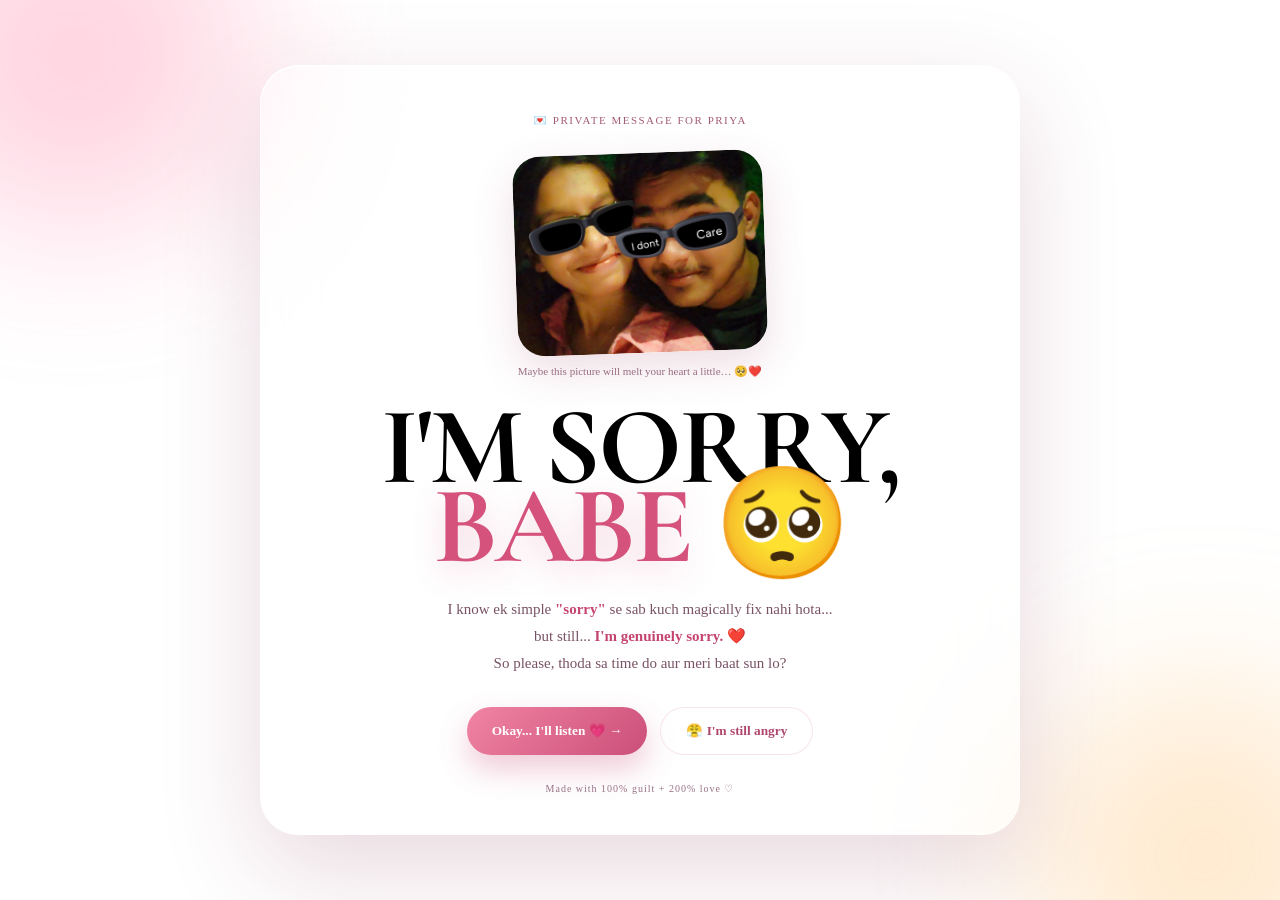
<file: index.html>
<!DOCTYPE html>
<html lang="en">
<head>
<meta charset="UTF-8">
<meta name="viewport" content="width=device-width, initial-scale=1.0">

<title>Priya... I'm Sorry 🥺❤️</title>

<link rel="preconnect" href="https://fonts.googleapis.com">
<link rel="preconnect" href="https://fonts.gstatic.com" crossorigin>
<link href="https://fonts.googleapis.com/css2?family=Cormorant+Garamond:wght@500;600;700&family=Poppins:wght@300;400;500;600;700&display=swap" rel="stylesheet">

<style>

*{
    margin:0;
    padding:0;
    box-sizing:border-box;
}

body{
    body{
    min-height:100vh;
    overflow-y:auto;
    overflow-x:hidden;
    font-family:'Poppins',sans-serif;

    background:
    radial-gradient(circle at 10% 20%,#ffc4d6 0%,transparent 30%),
    radial-gradient(circle at 90% 80%,#ffd9b8 0%,transparent 30%),
    linear-gradient(135deg,#fff1f6,#ffe5ee,#fff4e7);

    color:#542c3c;
}

/* Background glow */

.glow{
    position:fixed;
    width:350px;
    height:350px;
    border-radius:50%;
    filter:blur(80px);
    opacity:.35;
    pointer-events:none;
}

.glow1{
    background:#ff86aa;
    top:-120px;
    left:-100px;
}

.glow2{
    background:#ffc477;
    bottom:-130px;
    right:-100px;
}

/* floating emojis */

#floating{
    position:fixed;
    inset:0;
    overflow:hidden;
    pointer-events:none;
}

.float{
    position:absolute;
    bottom:-50px;
    animation:floatUp linear forwards;
    opacity:.7;
}

@keyframes floatUp{

    0%{
        transform:translateY(0) rotate(0deg);
        opacity:0;
    }

    15%{
        opacity:.8;
    }

    100%{
        transform:translateY(-110vh) rotate(30deg);
        opacity:0;
    }
}

/* main */

.container{
    min-height:100vh;
    display:flex;
    justify-content:center;
    align-items:center;
    padding:30px 20px;
}

.card{

    width:min(760px,94vw);

    padding:40px 35px;

    border-radius:38px;

    background:rgba(255,255,255,.35);

    border:1px solid rgba(255,255,255,.75);

    backdrop-filter:blur(25px);

    box-shadow:
    0 35px 100px rgba(130,45,80,.18),
    inset 0 1px 0 white;

    text-align:center;

    position:relative;

    animation:appear 1s ease;
}

@keyframes appear{

    from{
        opacity:0;
        transform:translateY(40px) scale(.94);
    }

    to{
        opacity:1;
        transform:translateY(0) scale(1);
    }
}

/* badge */

.badge{

    display:inline-flex;
    align-items:center;
    gap:8px;

    padding:8px 15px;

    border-radius:50px;

    background:rgba(255,255,255,.55);

    font-size:11px;

    letter-spacing:1.5px;

    color:#a45b76;

    margin-bottom:18px;
}

/* GIF */

.gifBox{

    width: 250px;
    height:200px;

    margin:auto;

    border-radius:28px;

    overflow:hidden;

    background:white;

    box-shadow:
    0 15px 40px rgba(160,70,100,.18);

    transform:rotate(-2deg);

    transition:.4s;
}
.gifBox img{

    width:100%;
    height:100%;

    display:block;

    object-fit:cover;

    object-position:center;

}

.gifBox:hover{

    transform:
    rotate(2deg)
    scale(1.06);

}

.gifBox iframe{

    width:100%;
    height:100%;
    border:0;
}

/* heading */

h1{

    font-family:'Cormorant Garamond',serif;

    font-size:clamp(65px,11vw,110px);

    line-height:.72;

    margin:30px 0;

    letter-spacing:-3px;

}

h1 span{

    color:#d4527b;

    text-shadow:
    0 10px 30px rgba(212,82,123,.25);

}

/* subtitle */

.subtitle{

    font-size:15px;

    line-height:1.8;

    color:#795265;

    max-width:530px;

    margin:auto;

}

.subtitle strong{
    color:#c54470;
}

/* buttons */

.buttons{

    margin-top:30px;

    display:flex;

    justify-content:center;

    gap:13px;

    flex-wrap:wrap;

}

.btn{

    border:none;

    cursor:pointer;

    padding:15px 25px;

    border-radius:50px;

    font-family:inherit;

    font-weight:600;

    transition:.3s;

}

.primary{

    color:white;

    background:
    linear-gradient(135deg,#f184a4,#cb4f79);

    box-shadow:
    0 14px 30px rgba(203,79,121,.3);

}

.primary:hover{

    transform:translateY(-4px) scale(1.03);

    box-shadow:
    0 18px 40px rgba(203,79,121,.4);

}

.fun{

    color:#b0476d;

    background:rgba(255,255,255,.65);

    border:1px solid rgba(203,79,121,.15);

}

.fun:hover{

    transform:translateY(-3px);

}

/* secret message */

.secret{

    max-height:0;

    overflow:hidden;

    transition:.6s;

    color:#9d4264;

    font-size:14px;

}

.secret.show{

    max-height:100px;

    margin-top:20px;

}

/* bottom */

.bottom{

    margin-top:28px;

    font-size:10px;

    letter-spacing:1px;

    color:#987184;

}

/* modal */

.modal{

    position:fixed;

    inset:0;

    display:none;

    align-items:center;

    justify-content:center;

    background:rgba(70,20,40,.25);

    backdrop-filter:blur(10px);

    z-index:20;

}

.modal.active{

    display:flex;

}

.modalCard{

    width:min(430px,90vw);

    background:rgba(255,250,250,.85);

    border:1px solid white;

    border-radius:30px;

    padding:35px;

    text-align:center;

    box-shadow:0 30px 80px rgba(70,20,40,.25);

    animation:pop .4s ease;

}

@keyframes pop{

    from{
        transform:scale(.7);
        opacity:0;
    }

    to{
        transform:scale(1);
        opacity:1;
    }

}

.modalEmoji{

    font-size:55px;

    margin-bottom:10px;

}

.modalCard h2{

    font-family:'Cormorant Garamond',serif;

    font-size:45px;

}

.modalCard p{

    color:#755363;

    line-height:1.8;

    margin:15px 0 25px;

}

.close{

    cursor:pointer;

    border:none;

    background:#d65c83;

    color:white;

    padding:12px 25px;

    border-radius:50px;

}

@media (max-width: 768px){

    body{
        overflow-y:auto;
    }

    .container{
        min-height:100svh;
        padding:20px 12px;
    }

    .card{
        width:100%;
        padding:28px 18px;
        border-radius:28px;
    }

    .badge{
        font-size:9px;
        letter-spacing:1.5px;
        padding:7px 12px;
    }

    .gifBox{
        width:145px;
        height:125px;
    }

    h1{
        font-size:clamp(55px, 18vw, 78px);
        line-height:.78;
        letter-spacing:-2px;
        margin:25px 0;
    }

    .subtitle{
        font-size:13px;
        line-height:1.7;
    }

    .buttons{
        flex-direction:column;
        align-items:center;
    }

    .btn{
        width:100%;
        max-width:300px;
        padding:14px 18px;
    }

    .bottom{
        font-size:9px;
    }

}

@media (max-width: 400px){

    .card{
        padding:24px 14px;
    }

    h1{
        font-size:56px;
    }

    .gifBox{
        width:130px;
        height:110px;
    }

}

</style>
</head>


<body>

<div class="glow glow1"></div>
<div class="glow glow2"></div>

<div id="floating"></div>


<div class="container">

<div class="card">

<div class="badge">
💌 PRIVATE MESSAGE FOR PRIYA
</div>


<div class="gifBox">

    <img
        src="img.jpeg"
        alt="Priya ❤️"
    >

</div>


<p style="margin-top:12px;font-size:11px;color:#987184;">
Maybe this picture will melt your heart a little… 🥺❤️

</p>


<h1>
I'M SORRY,<br>
<span>BABE</span> 🥺
</h1>


<p class="subtitle">

I know ek simple <strong>"sorry"</strong> se sab kuch magically fix nahi hota...

<br>

but still...

<strong>I'm genuinely sorry. ❤️</strong>

<br>

So please, thoda sa time do aur meri baat sun lo?

</p>


<div class="buttons">

<button class="btn primary" onclick="nextPage()">

Okay... I'll listen 💗 →

</button>


<button class="btn fun" onclick="secretMessage()">

😤 I'm still angry

</button>

</div>


<div class="secret" id="secret">

Haan haan 😭 gussa kar lo...<br>

but please website band mat karna 🥺❤️

</div>


<div class="bottom">

Made with 100% guilt + 200% love ♡

</div>

</div>

</div>


<!-- MODAL -->

<div class="modal" id="modal">

<div class="modalCard">

<div class="modalEmoji">🥺👉👈</div>

<h2>Wait Priya...</h2>

<p>

Bas ek minute aur 😭

<br>

I promise next page boring nahi hai.

<br><br>

There is something waiting for you ❤️

</p>

<button class="close" onclick="closeModal()">

Okay fine 😭

</button>

</div>

</div>


<script>

/* floating emojis */

const emojis=[
    "❤️","💗","💕","💖",
    "🥺","😭","🌸","✨",
    "💞","🫶","💓"
];

function createFloat(){

    const item=document.createElement("div");

    item.className="float";

    item.innerText=
        emojis[Math.floor(Math.random()*emojis.length)];

    item.style.left=
        Math.random()*100+"%";

    item.style.fontSize=
        12+Math.random()*22+"px";

    item.style.animationDuration=
        6+Math.random()*6+"s";

    document
        .getElementById("floating")
        .appendChild(item);

    setTimeout(()=>{
        item.remove();
    },13000);
}

setInterval(createFloat,500);


/* secret */

function secretMessage(){

    document
        .getElementById("secret")
        .classList.toggle("show");

}

/* next */

function nextPage(){

    window.location.href="index2.html";

}


/* optional cute interaction */

document
    .querySelector(".gifBox")
    .addEventListener("click",()=>{

        document
            .getElementById("modal")
            .classList.add("active");

    });

function closeModal(){

    document
        .getElementById("modal")
        .classList.remove("active");

}

</script>

</body>
</html>
</file>
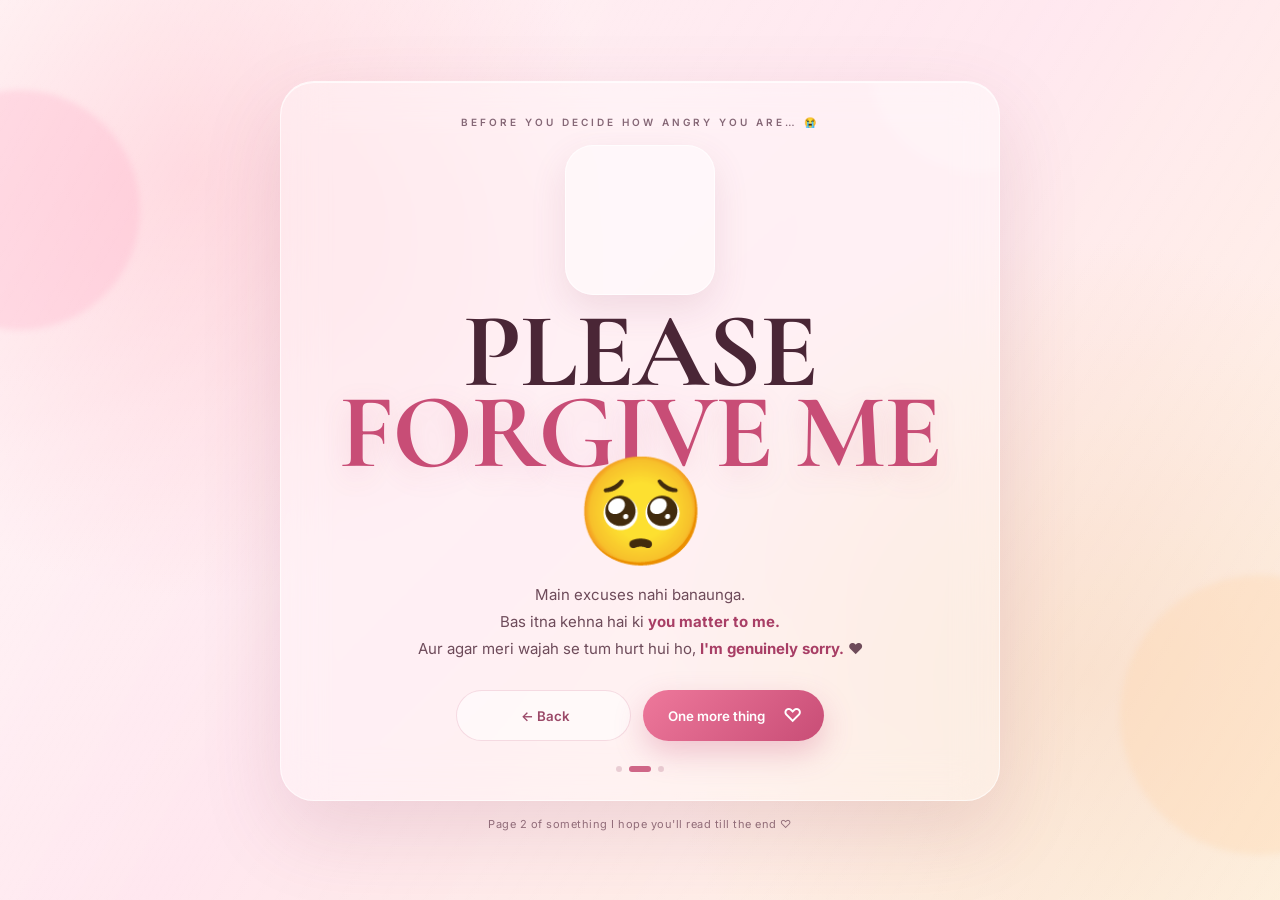
<file: apology.html>
<!DOCTYPE html>
<html lang="en">
<head>
  <meta charset="UTF-8" />
  <meta name="viewport" content="width=device-width, initial-scale=1.0" />
  <title>One More Thing, Priya 💗</title>
  <link rel="preconnect" href="https://fonts.googleapis.com">
  <link rel="preconnect" href="https://fonts.gstatic.com" crossorigin>
  <link href="https://fonts.googleapis.com/css2?family=Cormorant+Garamond:wght@500;600;700&family=Inter:wght@400;500;600&display=swap" rel="stylesheet">
  <link rel="stylesheet" href="style.css" />
</head>
<body>
  <div class="ambient ambient-one"></div>
  <div class="ambient ambient-two"></div>
  <div class="hearts" aria-hidden="true"></div>

  <main class="hero">
    <div class="glass-card reveal second-card">
      <div class="eyebrow">Before you decide how angry you are… 😭</div>

      <div class="gif-frame small-gif">
        <iframe
          src="https://tenor.com/embed/2408905821889030315"
          title="Forgive me GIF"
          frameborder="0"
          allowfullscreen>
        </iframe>
      </div>

      <h1>PLEASE<br><span>FORGIVE ME</span> 🥺</h1>

      <p class="message">
        Main excuses nahi banaunga.<br>
        Bas itna kehna hai ki <strong>you matter to me.</strong><br>
        Aur agar meri wajah se tum hurt hui ho,
        <strong>I'm genuinely sorry.</strong> ❤️
      </p>

      <div class="button-row">
        <button class="next-btn secondary" onclick="window.location.href='index.html'">
          ← Back
        </button>
        <button class="next-btn" id="loveBtn">
          <span>One more thing</span>
          <span class="arrow">♡</span>
        </button>
      </div>

      <div class="progress">
        <span></span>
        <span class="active"></span>
        <span></span>
      </div>
    </div>

    <p class="footer-note">Page 2 of something I hope you'll read till the end ♡</p>
  </main>

  <div class="modal" id="loveModal">
    <div class="modal-card">
      <button class="close" id="closeModal">×</button>
      <div class="modal-heart">♡</div>
      <h2>Priya, I'm sorry.</h2>
      <p>
        No dramatic speech. No excuses.<br>
        Just a simple <strong>sorry</strong> from me to you. 💗
      </p>
      <button class="next-btn" onclick="window.location.href='rating.html'">Plz Ans me ↻</button>
    </div>
  </div>

  <script src="script.js"></script>
</body>
</html>
</file>
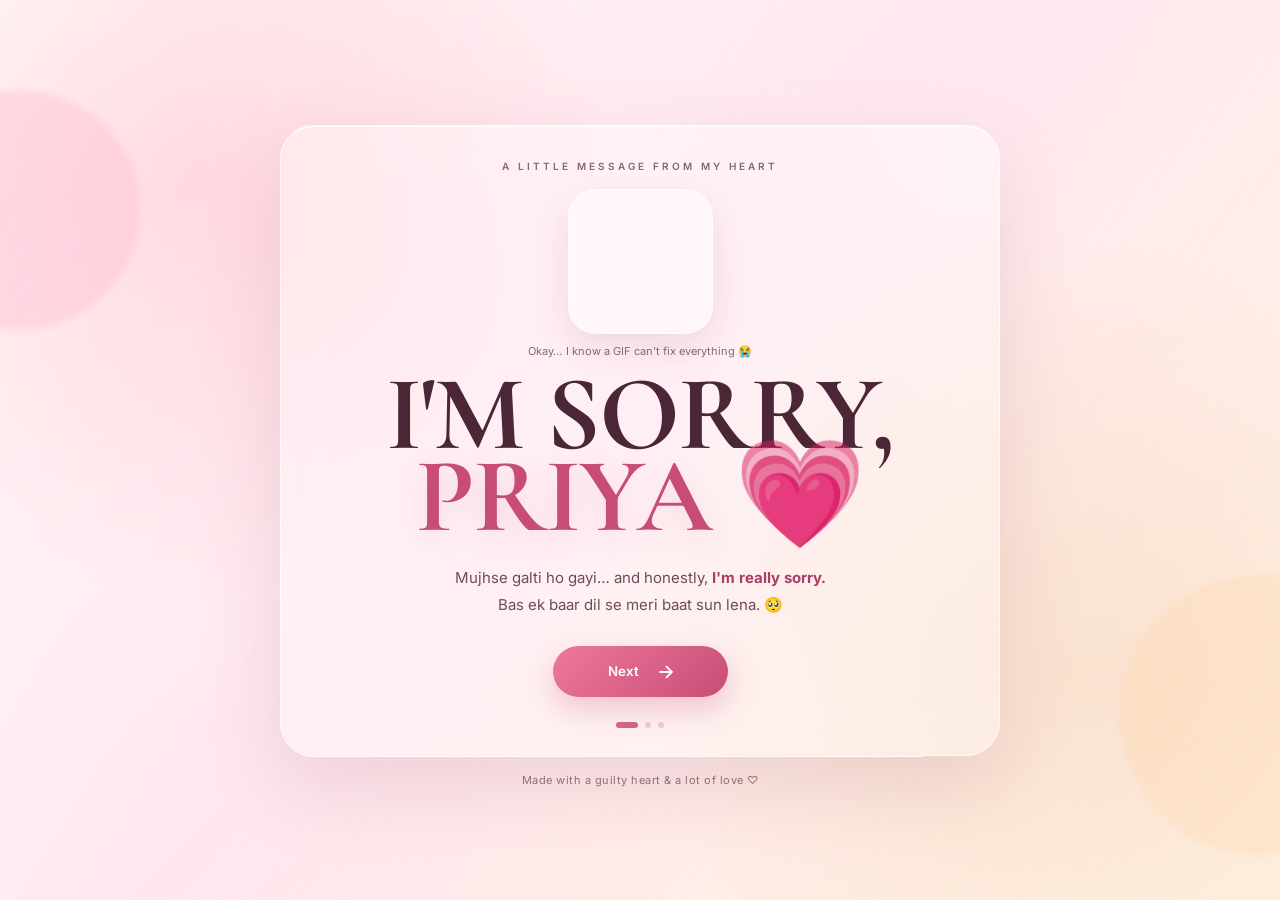
<file: index2.html>
<!DOCTYPE html>
<html lang="en">
<head>
  <meta charset="UTF-8" />
  <meta name="viewport" content="width=device-width, initial-scale=1.0" />
  <title>I'm Sorry, Priya 💗</title>
  <link rel="preconnect" href="https://fonts.googleapis.com">
  <link rel="preconnect" href="https://fonts.gstatic.com" crossorigin>
  <link href="https://fonts.googleapis.com/css2?family=Cormorant+Garamond:wght@500;600;700&family=Inter:wght@400;500;600&display=swap" rel="stylesheet">
  <link rel="stylesheet" href="style.css" />
</head>
<body>
  <div class="ambient ambient-one"></div>
  <div class="ambient ambient-two"></div>

  <div class="hearts" aria-hidden="true"></div>

  <main class="hero">
    <div class="glass-card reveal">
      <div class="eyebrow">A little message from my heart</div>

      <div class="gif-frame">
        <iframe
          src="https://giphy.com/embed/jBpIWRkracpBEbOA0b"
          title="I'm sorry GIF"
          frameborder="0"
          allowfullscreen>
        </iframe>
      </div>

      <p class="tiny-note">Okay… I know a GIF can't fix everything 😭</p>

      <h1>I'M SORRY,<br><span>PRIYA</span> 💗</h1>

      <p class="message">
        Mujhse galti ho gayi… and honestly,
        <strong>I'm really sorry.</strong><br>
        Bas ek baar dil se meri baat sun lena. 🥺
      </p>

      <button class="next-btn" id="nextBtn">
        <span>Next</span>
        <span class="arrow">→</span>
      </button>

      <div class="progress">
        <span class="active"></span>
        <span></span>
        <span></span>
      </div>
    </div>

    <p class="footer-note">Made with a guilty heart & a lot of love ♡</p>
  </main>

  <script src="script.js"></script>
</body>
</html>
</file>
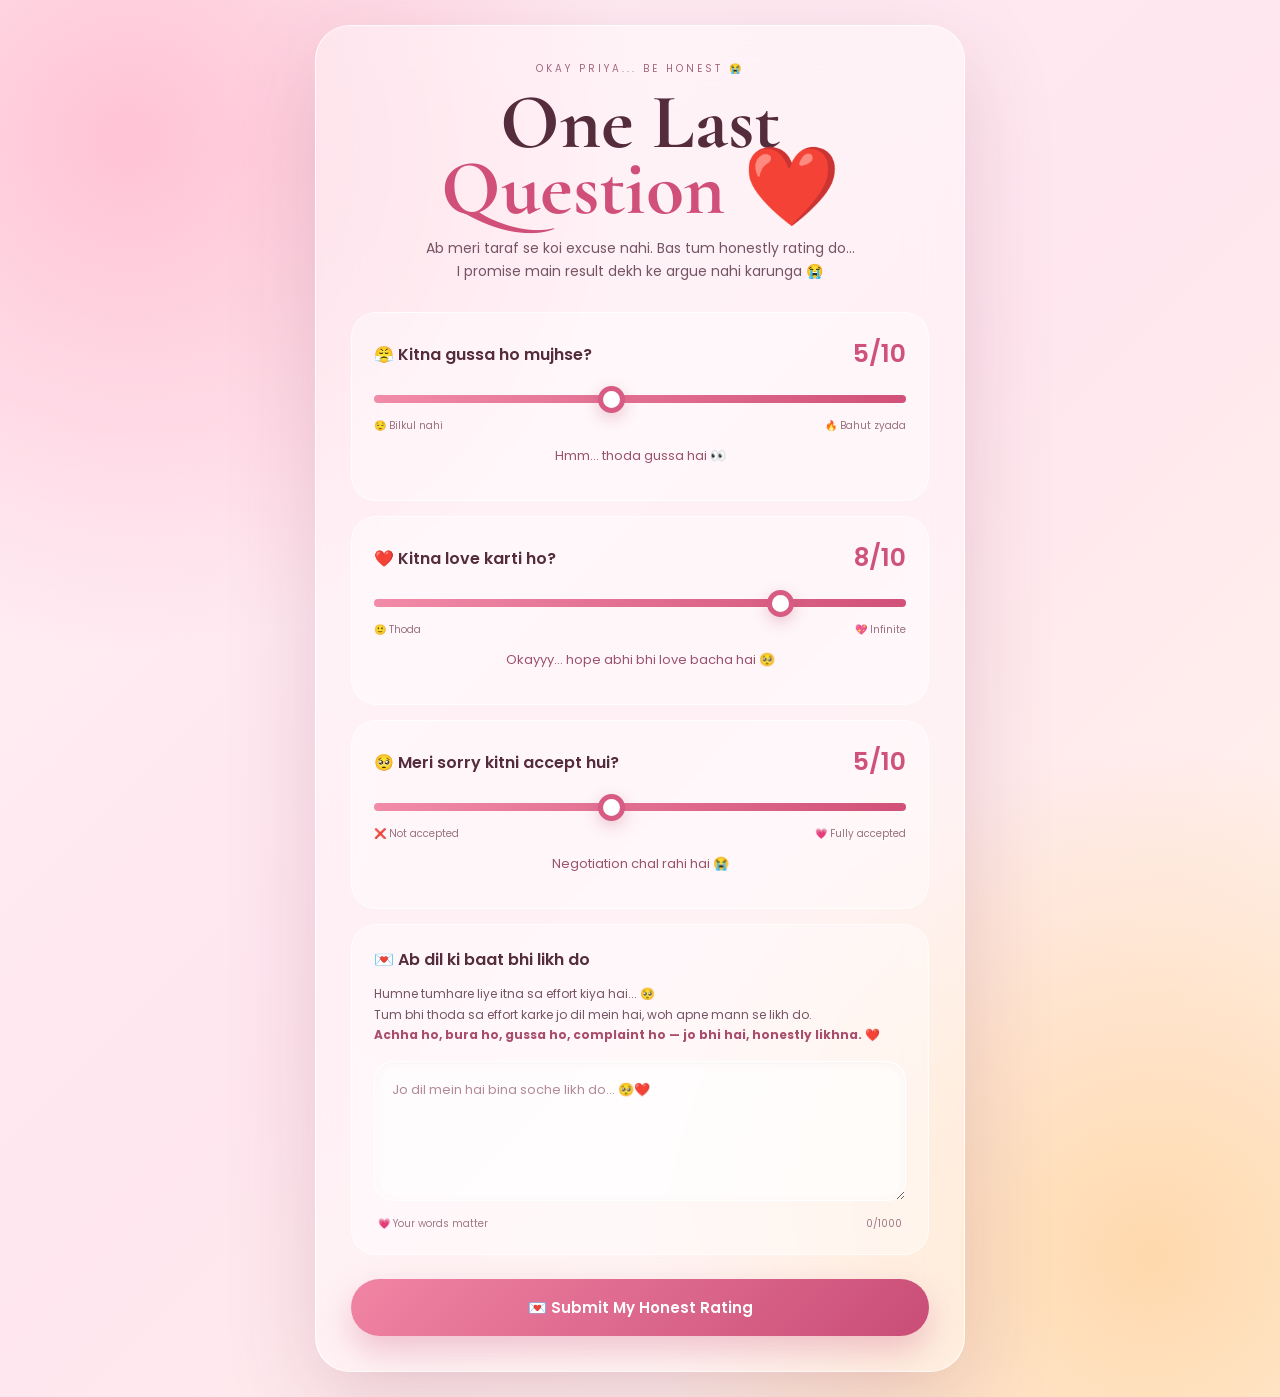
<file: rating.html>
<!DOCTYPE html>
<html lang="en">
<head>

<meta charset="UTF-8">
<meta name="viewport" content="width=device-width, initial-scale=1.0">

<title>Okay Priya... Tell Me Honestly 🥺</title>

<link rel="preconnect" href="https://fonts.googleapis.com">
<link rel="preconnect" href="https://fonts.gstatic.com" crossorigin>

<link href="https://fonts.googleapis.com/css2?family=Cormorant+Garamond:wght@500;600;700&family=Poppins:wght@300;400;500;600;700&display=swap" rel="stylesheet">

<style>

*{
    box-sizing:border-box;
    margin:0;
    padding:0;
}

body{
    min-height:100vh;

    font-family:Poppins,sans-serif;

    background:
    radial-gradient(circle at 10% 10%,#ffc3d5,transparent 30%),
    radial-gradient(circle at 90% 90%,#ffd9ad,transparent 30%),
    linear-gradient(135deg,#fff1f6,#ffe6ef,#fff5e9);

    color:#542c3c;

    overflow-x:hidden;
}


/* =========================
   FLOATING HEARTS
========================= */

.backgroundHeart{
    position:fixed;
    inset:0;
    pointer-events:none;
    overflow:hidden;
}

.heart{
    position:absolute;
    bottom:-40px;
    animation:up linear forwards;
}

@keyframes up{

    from{
        transform:translateY(0);
        opacity:0;
    }

    15%{
        opacity:.7;
    }

    to{
        transform:translateY(-110vh) rotate(25deg);
        opacity:0;
    }

}


/* =========================
   MAIN
========================= */

.wrapper{

    min-height:100vh;

    display:flex;

    justify-content:center;

    align-items:center;

    padding:25px;

}


.card{

    width:min(650px,95vw);

    padding:35px;

    border-radius:35px;

    background:rgba(255,255,255,.4);

    backdrop-filter:blur(25px);

    border:1px solid rgba(255,255,255,.8);

    box-shadow:
    0 30px 90px rgba(120,45,75,.18);

    text-align:center;

    animation:enter .8s ease;

}

@keyframes enter{

    from{
        opacity:0;
        transform:translateY(35px) scale(.96);
    }

    to{
        opacity:1;
        transform:translateY(0) scale(1);
    }

}


/* =========================
   HEADING
========================= */

.small{

    text-transform:uppercase;

    font-size:10px;

    letter-spacing:3px;

    color:#a3667e;

    margin-bottom:12px;

}

h1{

    font-family:"Cormorant Garamond",serif;

    font-size:clamp(50px,9vw,78px);

    line-height:.85;

    margin-bottom:15px;

}

h1 span{

    color:#d05079;

}

.description{

    color:#765465;

    font-size:14px;

    line-height:1.7;

    margin-bottom:28px;

}


/* =========================
   QUESTION BOX
========================= */

.question{

    background:rgba(255,255,255,.38);

    border:1px solid rgba(255,255,255,.7);

    padding:22px;

    border-radius:25px;

    margin-top:15px;

}

.questionTitle{

    display:flex;

    justify-content:space-between;

    align-items:center;

    margin-bottom:12px;

    font-weight:600;

}

.score{

    font-size:25px;

    color:#cf527b;

}


/* =========================
   SLIDERS
========================= */

input[type=range]{

    width:100%;

    appearance:none;

    height:8px;

    border-radius:20px;

    background:linear-gradient(
        90deg,
        #f18ba8,
        #d15179
    );

    outline:none;

}

input[type=range]::-webkit-slider-thumb{

    appearance:none;

    width:27px;

    height:27px;

    border-radius:50%;

    background:white;

    border:5px solid #d75b82;

    box-shadow:
    0 5px 15px rgba(180,50,90,.25);

    cursor:pointer;

}

input[type=range]::-moz-range-thumb{

    width:20px;

    height:20px;

    border-radius:50%;

    background:white;

    border:5px solid #d75b82;

    cursor:pointer;

}

.scale{

    display:flex;

    justify-content:space-between;

    font-size:10px;

    color:#9a7180;

    margin-top:8px;

}

.reaction{

    min-height:32px;

    margin-top:12px;

    font-size:13px;

    color:#9b526e;

}


/* =========================
   MESSAGE BOX
========================= */

.message-box{

    text-align:left;

}

.message-hint{

    color:#765465;

    font-size:12px;

    line-height:1.7;

    margin:10px 0 16px;

}

.message-hint strong{

    color:#a94d6d;

}

.heart-message{

    width:100%;

    min-height:140px;

    resize:vertical;

    border:none;

    outline:none;

    border-radius:20px;

    padding:17px;

    font-family:Poppins,sans-serif;

    font-size:13px;

    line-height:1.7;

    color:#5d3445;

    background:rgba(255,255,255,.65);

    border:1px solid rgba(255,255,255,.9);

    box-shadow:
    inset 0 2px 10px rgba(150,60,90,.05);

    transition:.3s;

}

.heart-message::placeholder{

    color:#b28a99;

}

.heart-message:focus{

    border-color:rgba(207,82,123,.35);

    box-shadow:
    0 0 0 4px rgba(207,82,123,.08),
    inset 0 2px 10px rgba(150,60,90,.05);

}

.message-count{

    display:flex;

    justify-content:space-between;

    margin-top:8px;

    padding:0 4px;

    color:#a07888;

    font-size:10px;

}


/* =========================
   SUBMIT BUTTON
========================= */

.submit{

    width:100%;

    margin-top:24px;

    border:none;

    padding:17px;

    border-radius:50px;

    color:white;

    font-family:inherit;

    font-weight:600;

    font-size:15px;

    cursor:pointer;

    background:
    linear-gradient(135deg,#f184a4,#c94d77);

    box-shadow:
    0 15px 35px rgba(201,77,119,.3);

    transition:.3s;

}

.submit:hover{

    transform:translateY(-3px);

    box-shadow:
    0 20px 45px rgba(201,77,119,.4);

}

.submit:disabled{

    opacity:.7;

    cursor:not-allowed;

    transform:none;

}


/* =========================
   RESULT
========================= */

.result{

    display:none;

    margin-top:25px;

    padding:28px;

    border-radius:28px;

    background:rgba(255,255,255,.6);

    animation:result .5s ease;

}

.result.show{

    display:block;

}

@keyframes result{

    from{
        opacity:0;
        transform:scale(.9);
    }

    to{
        opacity:1;
        transform:scale(1);
    }

}

.resultEmoji{

    font-size:65px;

}

.result h2{

    font-family:"Cormorant Garamond",serif;

    font-size:42px;

    margin:7px 0;

}

.result p{

    color:#765465;

    line-height:1.8;

    font-size:14px;

}


/* =========================
   STATS
========================= */

.stats{

    display:flex;

    justify-content:center;

    gap:12px;

    margin:20px 0;

    flex-wrap:wrap;

}

.stat{

    padding:10px 16px;

    border-radius:50px;

    background:#fff;

    color:#9a4e6b;

    font-size:12px;

}


/* =========================
   RESET
========================= */

.reset{

    border:none;

    background:transparent;

    color:#b45a78;

    cursor:pointer;

    margin-top:15px;

    font-family:inherit;

    font-size:12px;

}


/* =========================
   WARNING POPUP
========================= */

.warningPopup{

    position:fixed;

    inset:0;

    display:none;

    align-items:center;

    justify-content:center;

    padding:20px;

    background:rgba(70,20,40,.28);

    backdrop-filter:blur(9px);

    z-index:9999;

}

.warningPopup.show{

    display:flex;

}

.warningCard{

    width:min(420px,92vw);

    padding:32px 25px;

    text-align:center;

    border-radius:30px;

    background:rgba(255,250,250,.93);

    border:1px solid rgba(255,255,255,.95);

    box-shadow:
    0 30px 80px rgba(70,20,40,.25);

    animation:warningPop .35s ease;

}

.warningEmoji{

    font-size:55px;

    margin-bottom:8px;

}

.warningCard h2{

    font-family:"Cormorant Garamond",serif;

    font-size:42px;

    color:#71364d;

}

.warningCard p{

    color:#765465;

    font-size:13px;

    line-height:1.8;

    margin:12px 0 22px;

}

.warningCard p strong{

    color:#a94d6d;

}

.warningCard button{

    border:none;

    padding:13px 23px;

    border-radius:50px;

    background:
    linear-gradient(135deg,#f184a4,#c94d77);

    color:white;

    font-family:inherit;

    font-weight:600;

    cursor:pointer;

    box-shadow:
    0 10px 25px rgba(201,77,119,.3);

    transition:.3s;

}

.warningCard button:hover{

    transform:translateY(-3px) scale(1.03);

}

@keyframes warningPop{

    from{

        opacity:0;

        transform:scale(.8) translateY(15px);

    }

    to{

        opacity:1;

        transform:scale(1) translateY(0);

    }

}


/* =========================
   MOBILE
========================= */

@media (max-width:768px){

    .wrapper{

        min-height:100svh;

        padding:16px 12px;

        align-items:flex-start;

    }

    .card{

        width:100%;

        padding:28px 16px;

        border-radius:28px;

        margin:10px 0;

    }

    h1{

        font-size:clamp(48px,14vw,68px);

        line-height:.85;

    }

    .description{

        font-size:13px;

        line-height:1.7;

    }

    .question{

        padding:17px 14px;

        margin-top:12px;

    }

    .questionTitle{

        font-size:13px;

        gap:10px;

        text-align:left;

    }

    .score{

        font-size:20px;

        white-space:nowrap;

    }

    .reaction{

        font-size:12px;

    }

    .submit{

        font-size:14px;

        padding:15px;

    }

    .result{

        padding:22px 15px;

    }

    .resultEmoji{

        font-size:50px;

    }

    .result h2{

        font-size:36px;

    }

    .stats{

        gap:7px;

    }

    .stat{

        font-size:11px;

        padding:8px 11px;

    }

    .heart-message{

        min-height:130px;

        font-size:12px;

    }

    .message-hint{

        font-size:11px;

    }

}


/* EXTRA SMALL */

@media (max-width:400px){

    .card{

        padding:24px 12px;

    }

    h1{

        font-size:50px;

    }

    .questionTitle{

        font-size:12px;

    }

    .score{

        font-size:18px;

    }

    .warningCard{

        padding:28px 18px;

    }

    .warningCard h2{

        font-size:36px;

    }

}

</style>

</head>


<body>


<!-- FLOATING HEARTS -->

<div class="backgroundHeart" id="hearts"></div>


<!-- MAIN -->

<div class="wrapper">

<div class="card">


<div class="small">

Okay Priya... be honest 😭

</div>


<h1>

One Last<br>

<span>Question ❤️</span>

</h1>


<p class="description">

Ab meri taraf se koi excuse nahi.

Bas tum honestly rating do...

<br>

I promise main result dekh ke argue nahi karunga 😭

</p>


<!-- =========================
     ANGER
========================= -->

<div class="question">

<div class="questionTitle">

<span>😤 Kitna gussa ho mujhse?</span>

<span class="score" id="angerScore">
5/10
</span>

</div>


<input
type="range"
id="anger"
min="1"
max="10"
value="5"
>


<div class="scale">

<span>😌 Bilkul nahi</span>

<span>🔥 Bahut zyada</span>

</div>


<div class="reaction" id="angerReaction">

Hmm... thoda gussa hai 👀

</div>

</div>


<!-- =========================
     LOVE
========================= -->

<div class="question">

<div class="questionTitle">

<span>❤️ Kitna love karti ho?</span>

<span class="score" id="loveScore">
8/10
</span>

</div>


<input
type="range"
id="love"
min="1"
max="10"
value="8"
>


<div class="scale">

<span>🙂 Thoda</span>

<span>💖 Infinite</span>

</div>


<div class="reaction" id="loveReaction">

Okayyy... hope abhi bhi love bacha hai 🥺

</div>

</div>


<!-- =========================
     SORRY
========================= -->

<div class="question">

<div class="questionTitle">

<span>🥺 Meri sorry kitni accept hui?</span>

<span class="score" id="sorryScore">
5/10
</span>

</div>


<input
type="range"
id="sorry"
min="1"
max="10"
value="5"
>


<div class="scale">

<span>❌ Not accepted</span>

<span>💗 Fully accepted</span>

</div>


<div class="reaction" id="sorryReaction">

Negotiation chal rahi hai 😭

</div>

</div>


<!-- =========================
     HEART MESSAGE
========================= -->

<div class="question message-box">

<div class="questionTitle">

<span>💌 Ab dil ki baat bhi likh do</span>

</div>


<p class="message-hint">

Humne tumhare liye itna sa effort kiya hai... 🥺

<br>

Tum bhi thoda sa effort karke jo dil mein hai,
woh apne mann se likh do.

<br>

<strong>
Achha ho, bura ho, gussa ho, complaint ho —
jo bhi hai, honestly likhna. ❤️
</strong>

</p>


<textarea
id="heartMessage"
class="heart-message"
placeholder="Jo dil mein hai bina soche likh do... 🥺❤️"
maxlength="1000"
></textarea>


<div class="message-count">

<span>
💗 Your words matter
</span>

<span>
<span id="messageCount">0</span>/1000
</span>

</div>

</div>


<!-- =========================
     SUBMIT
========================= -->

<button
class="submit"
id="submitButton"
onclick="submitRating()"
>

💌 Submit My Honest Rating

</button>


<!-- =========================
     RESULT
========================= -->

<div
class="result"
id="result"
>

<div
class="resultEmoji"
id="resultEmoji"
>
🥺❤️
</div>


<h2 id="resultTitle">
Rating received!
</h2>


<p id="resultText">

Tumne honestly rating de di...

</p>


<div class="stats">

<div class="stat">

😤 Gussa:
<strong id="finalAnger">5</strong>/10

</div>


<div class="stat">

❤️ Love:
<strong id="finalLove">8</strong>/10

</div>


<div class="stat">

🥺 Sorry:
<strong id="finalSorry">5</strong>/10

</div>

</div>


<button
class="reset"
onclick="resetRating()"
>

↻ Change my rating

</button>


</div>


</div>

</div>


<!-- =========================
     WARNING POPUP
========================= -->

<div
class="warningPopup"
id="warningPopup"
>

<div class="warningCard">

<div class="warningEmoji">
🥺👉👈
</div>


<h2>
Wait Babe...
</h2>


<p>

Pehle thoda sa dil ki baat likh do ❤️

<br>

Achha ho, bura ho, gussa ho —

<br>

<strong>
jo bhi hai, honestly likh do.
</strong>

</p>


<button onclick="closeWarning()">

Okay, I'll write 🥺

</button>

</div>

</div>


<script>


/* =========================
   FLOATING HEARTS
========================= */

const heartContainer =
document.getElementById("hearts");

const heartEmojis = [
    "❤️",
    "💗",
    "💕",
    "💖",
    "🥺",
    "✨",
    "🫶",
    "🌸"
];


function createHeart(){

    const heart =
    document.createElement("span");

    heart.className = "heart";

    heart.innerText =
    heartEmojis[
        Math.floor(
            Math.random() *
            heartEmojis.length
        )
    ];

    heart.style.left =
    Math.random() * 100 + "%";

    heart.style.fontSize =
    12 + Math.random() * 20 + "px";

    heart.style.animationDuration =
    6 + Math.random() * 7 + "s";

    heartContainer.appendChild(heart);

    setTimeout(
        () => heart.remove(),
        14000
    );

}

setInterval(createHeart,550);


/* =========================
   ELEMENTS
========================= */

const anger =
document.getElementById("anger");

const love =
document.getElementById("love");

const sorry =
document.getElementById("sorry");

const heartMessageInput =
document.getElementById("heartMessage");

const messageCount =
document.getElementById("messageCount");


/* =========================
   MESSAGE COUNTER
========================= */

heartMessageInput.addEventListener(
    "input",
    () => {

        messageCount.innerText =
        heartMessageInput.value.length;

    }
);


/* =========================
   ANGER
========================= */

anger.addEventListener(
    "input",
    () => {

        const value =
        anger.value;

        document
        .getElementById("angerScore")
        .innerText =
        value + "/10";


        let message;


        if(value <= 2){

            message =
            "Awww 😭 almost no gussa!";

        }

        else if(value <= 4){

            message =
            "Thoda gussa acceptable hai 🥺";

        }

        else if(value <= 6){

            message =
            "Hmm... ab mujhe manana padega 😭";

        }

        else if(value <= 8){

            message =
            "OH NO 😭 situation serious hai!";

        }

        else{

            message =
            "PRIYA PLEASE 😭🔥";

        }


        document
        .getElementById("angerReaction")
        .innerText =
        message;

    }
);


/* =========================
   LOVE
========================= */

love.addEventListener(
    "input",
    () => {

        const value =
        love.value;

        document
        .getElementById("loveScore")
        .innerText =
        value + "/10";


        let message;


        if(value <= 2){

            message =
            "😭 Ye number dekh ke dil toot gaya.";

        }

        else if(value <= 4){

            message =
            "Thoda sa love abhi bhi bacha hai 🥺";

        }

        else if(value <= 6){

            message =
            "Okay... chances abhi alive hain 👀";

        }

        else if(value <= 8){

            message =
            "Okayyy ❤️ this is making me smile.";

        }

        else{

            message =
            "10/10?! I'M THE LUCKIEST 😭❤️";

        }


        document
        .getElementById("loveReaction")
        .innerText =
        message;

    }
);


/* =========================
   SORRY
========================= */

sorry.addEventListener(
    "input",
    () => {

        const value =
        sorry.value;

        document
        .getElementById("sorryScore")
        .innerText =
        value + "/10";


        let message;


        if(value <= 2){

            message =
            "😭 Sorry almost reject ho gayi.";

        }

        else if(value <= 4){

            message =
            "Application under review... 🥲";

        }

        else if(value <= 6){

            message =
            "Negotiation chal rahi hai 😭";

        }

        else if(value <= 8){

            message =
            "Okayyy, thodi forgiveness mil gayi ❤️";

        }

        else{

            message =
            "FULL FORGIVENESS?! 😭❤️🎉";

        }


        document
        .getElementById("sorryReaction")
        .innerText =
        message;

    }
);


/* =========================
   SUBMIT RATING
========================= */

async function submitRating(){

    const a =
    Number(anger.value);

    const l =
    Number(love.value);

    const s =
    Number(sorry.value);

    const heartMessage =
    heartMessageInput.value.trim();


    /*
       MESSAGE REQUIRED
    */

    if(!heartMessage){

        document
        .getElementById("warningPopup")
        .classList.add("show");

        return;

    }


    const submitButton =
    document.getElementById("submitButton");


    submitButton.disabled = true;

    submitButton.innerText =
    "Sending your rating... 💌";


    /*
       FORMSPREE
    */

    const formData =
    new FormData();


    formData.append(
        "Gussa Rating",
        `${a}/10`
    );


    formData.append(
        "Love Rating",
        `${l}/10`
    );


    formData.append(
        "Sorry Acceptance",
        `${s}/10`
    );


    formData.append(
        "Priya's Message",
        heartMessage
    );


    formData.append(
        "Message",

        `Priya's rating:

Gussa: ${a}/10

Love: ${l}/10

Sorry Acceptance: ${s}/10


Message from her heart:

${heartMessage}`
    );


    try{


        const response =
        await fetch(
            "https://formspree.io/f/mrpzwbqn",
            {

                method:"POST",

                body:formData,

                headers:{
                    "Accept":
                    "application/json"
                }

            }
        );


        if(!response.ok){

            throw new Error(
                "Form submission failed"
            );

        }


        /*
           SHOW RESULT
        */

        document
        .getElementById("finalAnger")
        .innerText = a;


        document
        .getElementById("finalLove")
        .innerText = l;


        document
        .getElementById("finalSorry")
        .innerText = s;


        const result =
        document.getElementById("result");


        const emoji =
        document.getElementById("resultEmoji");


        const title =
        document.getElementById("resultTitle");


        const text =
        document.getElementById("resultText");


        result.classList.add("show");


        /*
           RESULT CONDITIONS
        */

        if(s >= 8 && l >= 8){

            emoji.innerText =
            "😭❤️🎉";

            title.innerText =
            "I'M FORGIVEN!";

            text.innerText =
            "Okay Priya... you just made my day. 🥺❤️ Thank you for still having so much love for me.";

            confetti();

        }

        else if(s >= 6 && l >= 6){

            emoji.innerText =
            "🥺💗";

            title.innerText =
            "There Is Still Hope!";

            text.innerText =
            "Officially fully forgiven nahi hua... but I can see some hope. 😭❤️";

            confetti();

        }

        else if(a >= 8){

            emoji.innerText =
            "😭🙏";

            title.innerText =
            "BHAI... I'M IN TROUBLE";

            text.innerText =
            "Itna gussa?! 😭 Ab mujhe seriously tumhe manana padega.";

        }

        else{

            emoji.innerText =
            "🥺👉👈";

            title.innerText =
            "I'll Try Harder";

            text.innerText =
            "Rating received. No arguments. Bas ek aur sorry: I'm genuinely sorry, Priya. ❤️";

        }


        submitButton.innerText =
        "Rating Submitted ❤️";


        result.scrollIntoView({
            behavior:"smooth",
            block:"center"
        });


    }

    catch(error){

        console.error(error);


        submitButton.disabled =
        false;


        submitButton.innerText =
        "💌 Submit My Honest Rating";


        alert(
            "Oops 😭 rating submit nahi hui. Internet connection check karke dobara try karo."
        );

    }

}


/* =========================
   WARNING POPUP CLOSE
========================= */

function closeWarning(){

    document
    .getElementById("warningPopup")
    .classList.remove("show");


    heartMessageInput.focus();

}


/* =========================
   CLICK OUTSIDE POPUP
========================= */

document
.getElementById("warningPopup")
.addEventListener(
    "click",
    function(event){

        if(event.target === this){

            closeWarning();

        }

    }
);


/* =========================
   ESCAPE CLOSE
========================= */

document.addEventListener(
    "keydown",
    function(event){

        if(event.key === "Escape"){

            closeWarning();

        }

    }
);


/* =========================
   CONFETTI
========================= */

function confetti(){

    for(let i=0;i<60;i++){

        setTimeout(
            () => {

                const item =
                document.createElement("div");


                item.innerText =
                [
                    "❤️",
                    "💗",
                    "✨",
                    "💕",
                    "🎉",
                    "💖"
                ][
                    Math.floor(
                        Math.random()*6
                    )
                ];


                item.style.position =
                "fixed";


                item.style.left =
                Math.random()*100+"vw";


                item.style.top =
                "-30px";


                item.style.fontSize =
                15 + Math.random()*20+"px";


                item.style.zIndex =
                "999";


                item.style.transition =
                "transform 2.5s linear, opacity 2.5s";


                document
                .body
                .appendChild(item);


                setTimeout(
                    () => {

                        item.style.transform =
                        `translateY(110vh) rotate(${Math.random()*600}deg)`;

                        item.style.opacity =
                        "0";

                    },
                    50
                );


                setTimeout(
                    () => item.remove(),
                    3000
                );


            },
            i*40
        );

    }

}


/* =========================
   RESET
========================= */

function resetRating(){

    document
    .getElementById("result")
    .classList.remove("show");


    document
    .getElementById("submitButton")
    .disabled = false;


    document
    .getElementById("submitButton")
    .innerText =
    "💌 Submit My Honest Rating";


    window.scrollTo({

        top:0,

        behavior:"smooth"

    });

}

</script>

</body>
</html>
</file>
<file: style.css>
* {
  box-sizing: border-box;
  margin: 0;
  padding: 0;
}

:root {
  --pink: #f38ba8;
  --deep-pink: #c84d76;
  --cream: #fff8f2;
  --text: #4a2636;
  --muted: #856776;
  --glass: rgba(255, 255, 255, 0.34);
  --border: rgba(255, 255, 255, 0.62);
}

html, body {
  min-height: 100%;
}

body {
  min-height: 100vh;
  overflow-x: hidden;
  font-family: "Inter", sans-serif;
  color: var(--text);
  background:
    radial-gradient(circle at 15% 20%, rgba(255, 192, 203, 0.65), transparent 32%),
    radial-gradient(circle at 85% 75%, rgba(246, 210, 180, 0.58), transparent 34%),
    linear-gradient(135deg, #fff5f5 0%, #ffe7ef 48%, #fff1dc 100%);
}

body::before {
  content: "";
  position: fixed;
  inset: 0;
  pointer-events: none;
  background: linear-gradient(
    120deg,
    rgba(255,255,255,.35),
    transparent 40%,
    rgba(255,255,255,.2)
  );
  z-index: -1;
}

.hero {
  min-height: 100vh;
  display: flex;
  flex-direction: column;
  justify-content: center;
  align-items: center;
  padding: 32px 18px 20px;
  position: relative;
}

.glass-card {
  width: min(720px, 94vw);
  padding: 34px 32px 28px;
  border: 1px solid var(--border);
  border-radius: 34px;
  background: var(--glass);
  backdrop-filter: blur(22px);
  -webkit-backdrop-filter: blur(22px);
  box-shadow:
    0 30px 80px rgba(140, 65, 95, 0.15),
    inset 0 1px 0 rgba(255,255,255,.75);
  text-align: center;
  position: relative;
  overflow: hidden;
}

.glass-card::after {
  content: "";
  position: absolute;
  width: 220px;
  height: 220px;
  border-radius: 50%;
  background: rgba(255,255,255,.2);
  top: -130px;
  right: -90px;
  filter: blur(5px);
  pointer-events: none;
}

.eyebrow {
  text-transform: uppercase;
  letter-spacing: 3px;
  font-size: 10px;
  font-weight: 600;
  color: var(--muted);
  margin-bottom: 17px;
}

.gif-frame {
  width: 145px;
  height: 145px;
  margin: 0 auto 10px;
  border-radius: 28px;
  overflow: hidden;
  background: rgba(255,255,255,.45);
  border: 1px solid rgba(255,255,255,.7);
  box-shadow: 0 14px 35px rgba(153, 69, 104, .14);
}

.gif-frame iframe {
  width: 100%;
  height: 100%;
  display: block;
  border: 0;
}

.small-gif {
  width: 150px;
  height: 150px;
}

.tiny-note {
  font-size: 11px;
  color: var(--muted);
  margin-bottom: 9px;
}

h1 {
  font-family: "Cormorant Garamond", serif;
  font-size: clamp(58px, 12vw, 106px);
  line-height: .77;
  letter-spacing: -2px;
  font-weight: 700;
  margin: 16px 0 26px;
}

h1 span {
  color: var(--deep-pink);
  text-shadow: 0 8px 28px rgba(200, 77, 118, .17);
}

.message {
  max-width: 550px;
  margin: 0 auto 28px;
  color: #6e4b5a;
  line-height: 1.8;
  font-size: 15px;
}

.message strong {
  color: #a83e65;
}

.next-btn {
  border: 0;
  border-radius: 999px;
  padding: 14px 22px 14px 25px;
  min-width: 175px;
  cursor: pointer;
  color: white;
  background: linear-gradient(135deg, #ee789b, #c84d76);
  box-shadow: 0 12px 30px rgba(200, 77, 118, .28);
  font-family: "Inter", sans-serif;
  font-weight: 600;
  transition: transform .25s ease, box-shadow .25s ease;
  display: inline-flex;
  align-items: center;
  justify-content: center;
  gap: 18px;
}

.next-btn:hover {
  transform: translateY(-3px) scale(1.02);
  box-shadow: 0 16px 36px rgba(200, 77, 118, .35);
}

.next-btn:active {
  transform: scale(.97);
}

.arrow {
  font-size: 19px;
}

.button-row {
  display: flex;
  justify-content: center;
  gap: 12px;
  flex-wrap: wrap;
}

.secondary {
  background: rgba(255,255,255,.55);
  color: #9b4968;
  border: 1px solid rgba(200, 77, 118, .18);
  box-shadow: none;
}

.progress {
  display: flex;
  justify-content: center;
  gap: 7px;
  margin-top: 25px;
}

.progress span {
  width: 6px;
  height: 6px;
  border-radius: 50%;
  background: rgba(155, 73, 104, .22);
  transition: all .3s ease;
}

.progress span.active {
  width: 22px;
  border-radius: 99px;
  background: #cf6687;
}

.footer-note {
  margin-top: 16px;
  color: rgba(104, 65, 82, .72);
  font-size: 11px;
  letter-spacing: .5px;
}

.ambient {
  position: fixed;
  border-radius: 50%;
  filter: blur(3px);
  pointer-events: none;
  z-index: -1;
}

.ambient-one {
  width: 240px;
  height: 240px;
  left: -100px;
  top: 10%;
  background: rgba(255, 178, 202, .32);
  animation: drift 9s ease-in-out infinite alternate;
}

.ambient-two {
  width: 280px;
  height: 280px;
  right: -120px;
  bottom: 5%;
  background: rgba(255, 213, 172, .34);
  animation: drift 11s ease-in-out infinite alternate-reverse;
}

.hearts {
  position: fixed;
  inset: 0;
  pointer-events: none;
  overflow: hidden;
  z-index: 0;
}

.heart {
  position: absolute;
  bottom: -30px;
  font-size: 16px;
  opacity: 0;
  animation: floatHeart linear forwards;
  filter: drop-shadow(0 5px 8px rgba(160, 65, 100, .12));
}

.reveal {
  animation: reveal .9s cubic-bezier(.2,.75,.2,1) both;
}

@keyframes reveal {
  from { opacity: 0; transform: translateY(25px) scale(.98); }
  to { opacity: 1; transform: translateY(0) scale(1); }
}

@keyframes floatHeart {
  0% { opacity: 0; transform: translateY(0) rotate(0deg) scale(.8); }
  12% { opacity: .7; }
  100% { opacity: 0; transform: translateY(-105vh) rotate(30deg) scale(1.25); }
}

@keyframes drift {
  from { transform: translate(0, 0) scale(1); }
  to { transform: translate(35px, -25px) scale(1.08); }
}

.modal {
  position: fixed;
  inset: 0;
  display: none;
  place-items: center;
  padding: 20px;
  background: rgba(70, 30, 48, .25);
  backdrop-filter: blur(8px);
  z-index: 20;
}

.modal.show {
  display: grid;
  animation: fadeIn .3s ease both;
}

.modal-card {
  width: min(450px, 92vw);
  padding: 38px 28px;
  border-radius: 30px;
  text-align: center;
  background: rgba(255, 248, 248, .78);
  border: 1px solid rgba(255,255,255,.8);
  backdrop-filter: blur(24px);
  box-shadow: 0 30px 80px rgba(80, 35, 55, .2);
  position: relative;
  animation: pop .4s cubic-bezier(.2,.8,.2,1) both;
}

.close {
  position: absolute;
  top: 12px;
  right: 17px;
  border: 0;
  background: transparent;
  color: #9e6379;
  font-size: 28px;
  cursor: pointer;
}

.modal-heart {
  font-size: 54px;
  color: #d85c82;
  margin-bottom: 4px;
}

.modal-card h2 {
  font-family: "Cormorant Garamond", serif;
  font-size: 48px;
  margin-bottom: 10px;
}

.modal-card p {
  color: #745365;
  line-height: 1.8;
  margin-bottom: 22px;
}

@keyframes fadeIn {
  from { opacity: 0; }
  to { opacity: 1; }
}

@keyframes pop {
  from { transform: scale(.9) translateY(10px); opacity: 0; }
  to { transform: scale(1) translateY(0); opacity: 1; }
}

@media (max-width: 600px) {
  .hero { padding: 20px 12px; }
  .glass-card { padding: 28px 18px 23px; border-radius: 27px; }
  h1 { font-size: clamp(56px, 19vw, 82px); }
  .message { font-size: 14px; }
  .gif-frame { width: 128px; height: 128px; }
}
</file>
